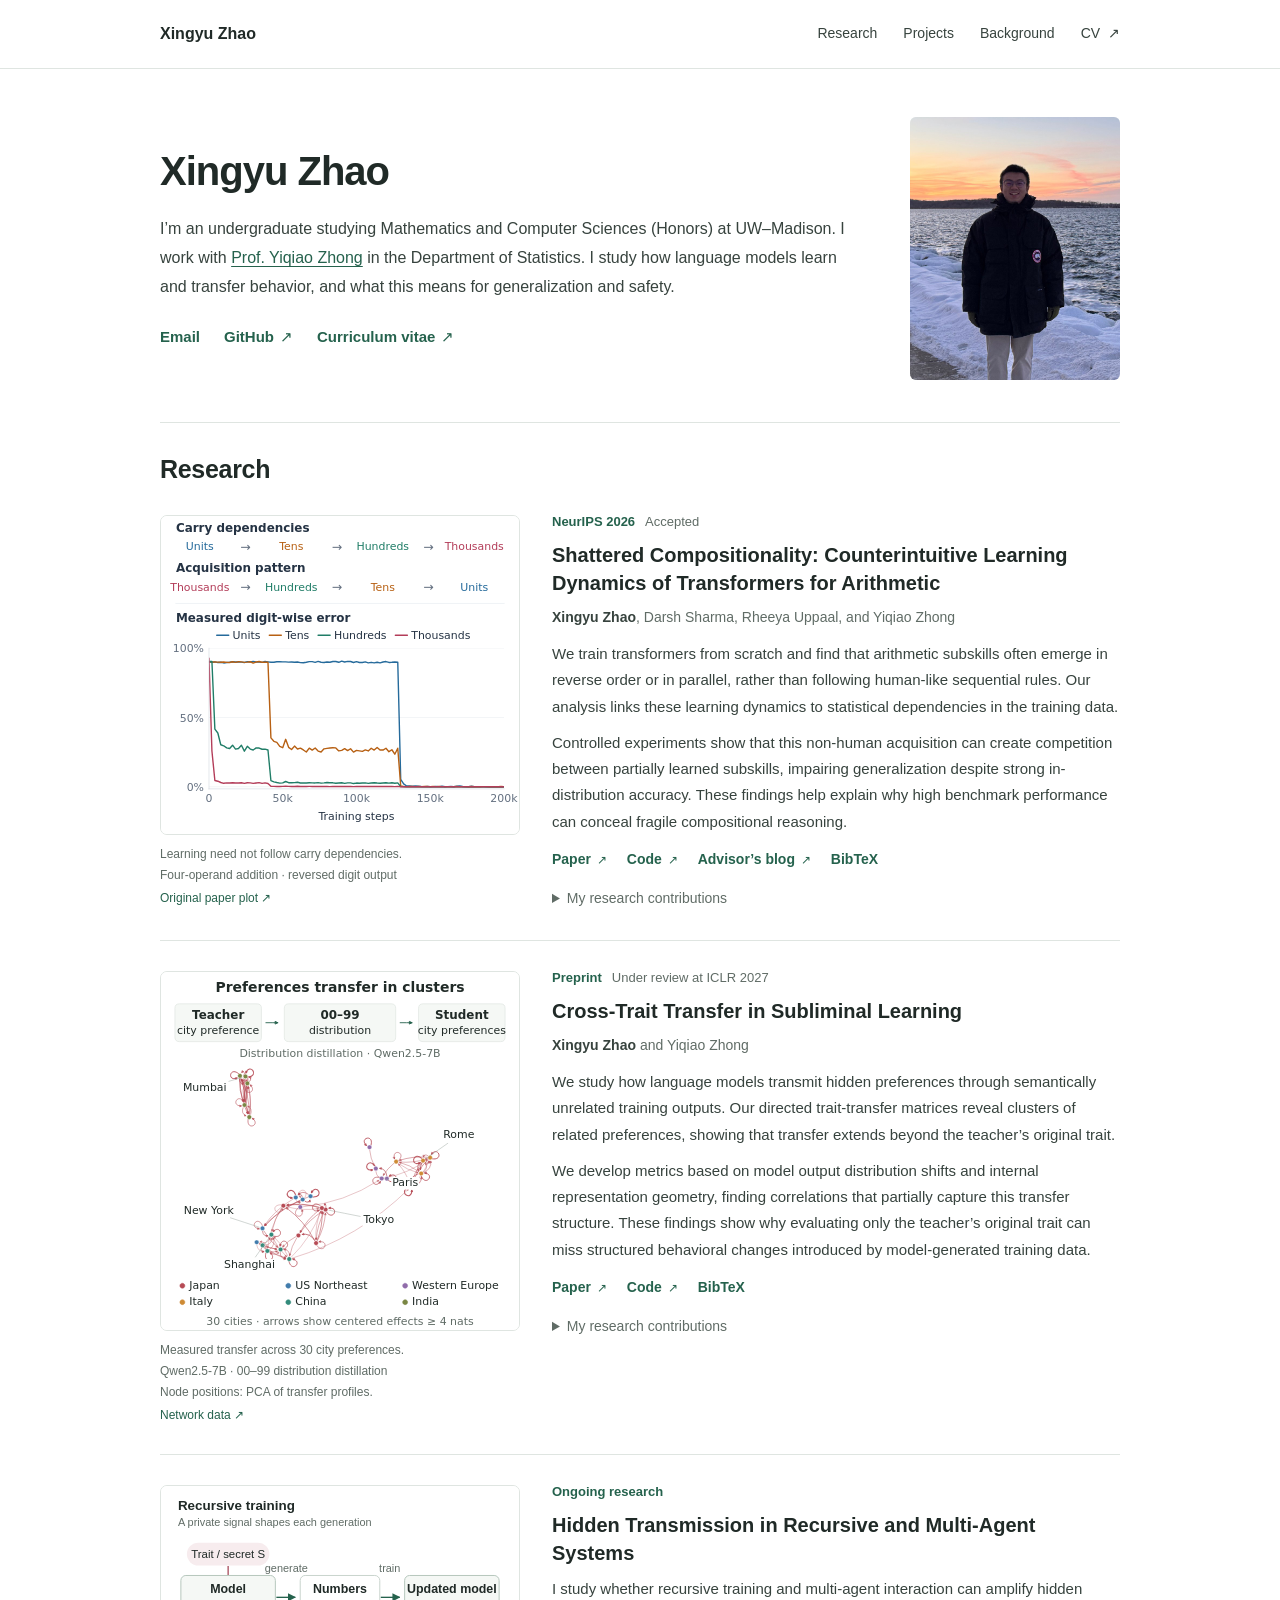
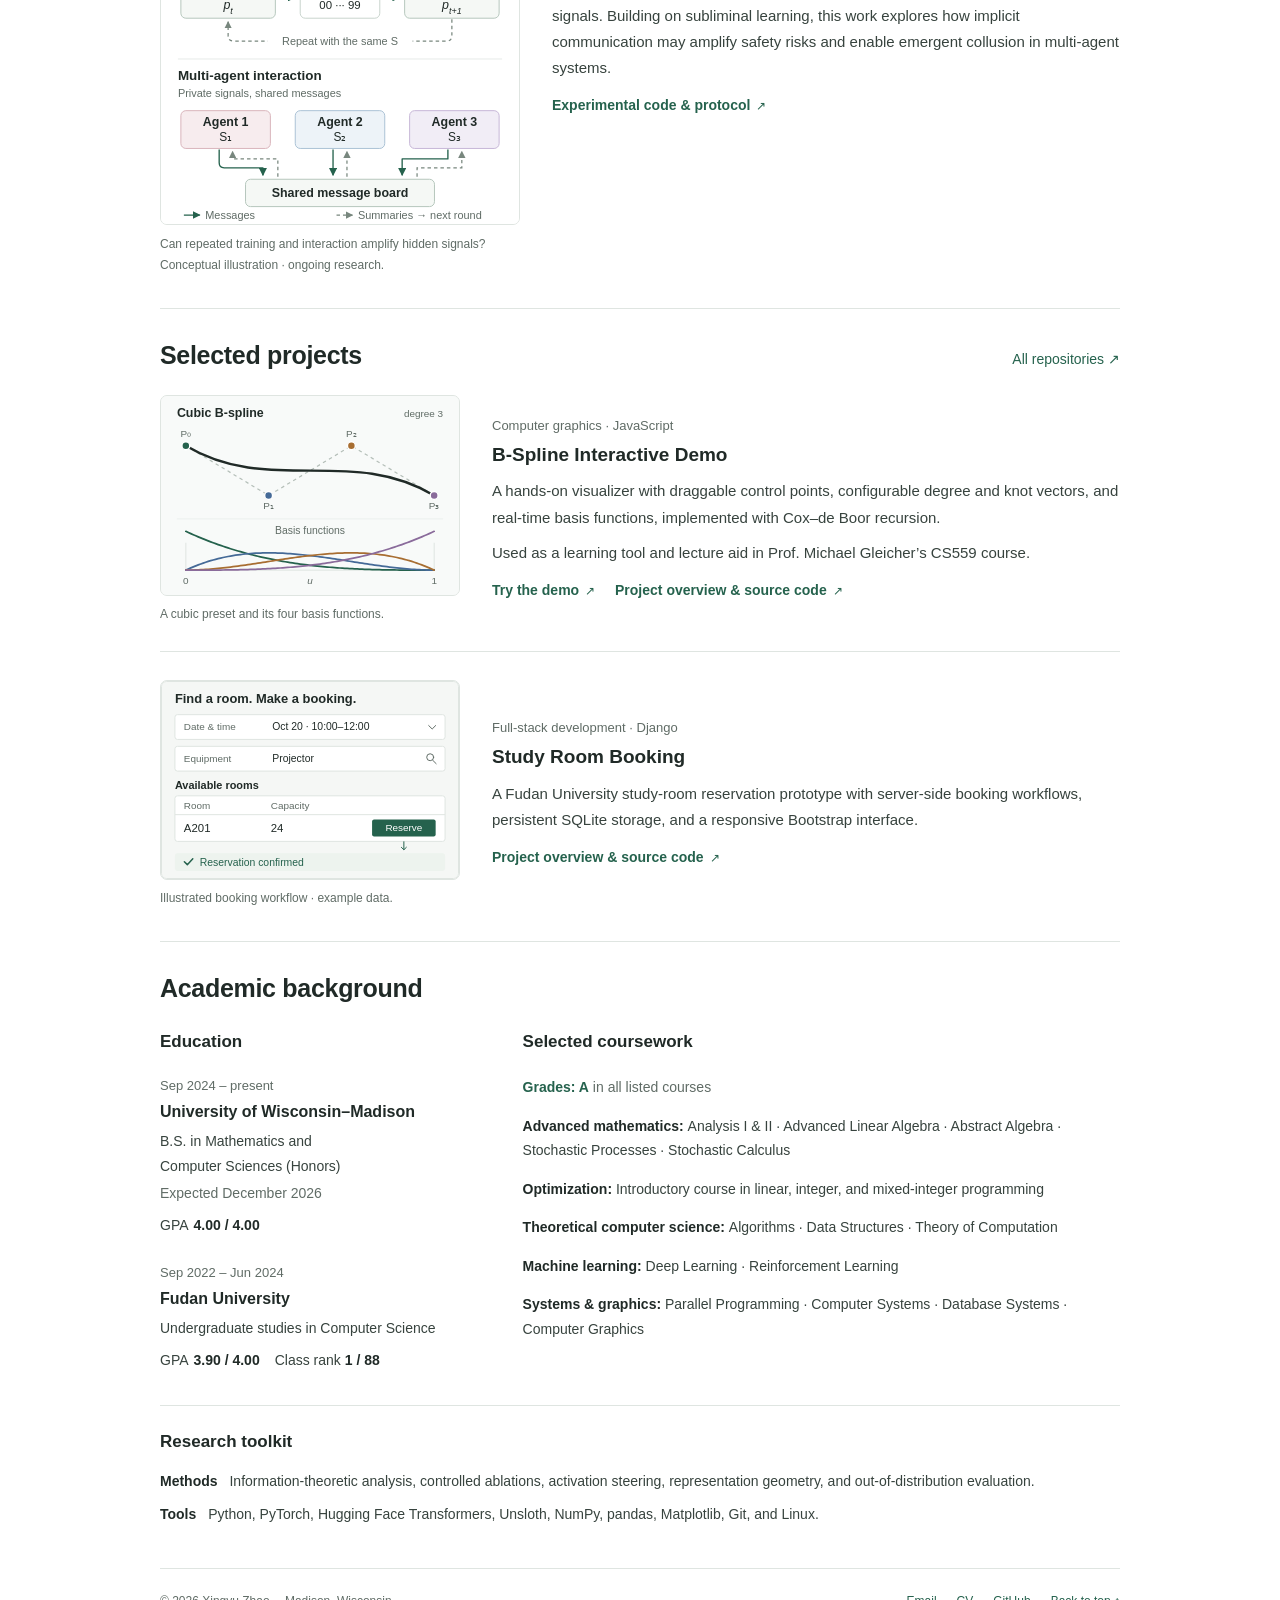
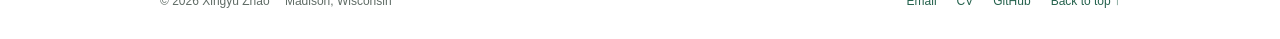
<file: index.html>
<!doctype html>
<html lang="en">
<head>
  <meta charset="utf-8">
  <meta name="viewport" content="width=device-width, initial-scale=1">
  <meta name="theme-color" content="#ffffff">
  <title>Xingyu Zhao | Machine Learning Research</title>
  <meta name="description" content="Xingyu Zhao studies how language models learn and transfer behavior, and what this means for generalization and safety.">
  <meta property="og:title" content="Xingyu Zhao | Machine Learning Research">
  <meta property="og:description" content="Research on how language models learn and transfer behavior, with implications for generalization and safety.">
  <meta property="og:type" content="website">
  <meta property="og:url" content="https://peterxingyuzhao.github.io/">
  <link rel="canonical" href="https://peterxingyuzhao.github.io/">
  <link rel="icon" href="assets/favicon.svg" type="image/svg+xml">
  <link rel="stylesheet" href="styles.css?v=20261019-research-introductions">
  <script src="script.js" defer></script>
  <script type="application/ld+json">{"@context":"https://schema.org","@type":"Person","name":"Xingyu Zhao","url":"https://peterxingyuzhao.github.io/","email":"mailto:xzhao468@wisc.edu","affiliation":{"@type":"CollegeOrUniversity","name":"University of Wisconsin–Madison"},"sameAs":["https://github.com/PeterXingyuZhao"]}</script>
</head>
<body>
<a class="skip-link" href="#main">Skip to content</a>
<header class="site-header">
  <div class="header-inner">
    <a class="wordmark" href="#about" aria-label="Xingyu Zhao, home">Xingyu Zhao</a>
    <nav aria-label="Main navigation">
      <a href="#research">Research</a><a href="#projects">Projects</a><a href="#background">Background</a>
      <a class="nav-cv" href="assets/Xingyu_Zhao_CV.pdf?v=20261020-departments">CV <span aria-hidden="true">↗</span></a>
    </nav>
  </div>
</header>
<main id="main" class="page-width">
  <section class="intro" id="about" aria-labelledby="name">
    <div class="intro-main">
      <h1 id="name">Xingyu Zhao</h1>
      <p class="bio">I’m an undergraduate studying Mathematics and Computer Sciences (Honors) at UW–Madison. I work with <a href="https://pages.stat.wisc.edu/~zhong35/">Prof. Yiqiao Zhong</a> in the Department of Statistics. I study how language models learn and transfer behavior, and what this means for generalization and safety.</p>
      <div class="contact-links">
        <a href="mailto:xzhao468@wisc.edu">Email</a>
        <a href="https://github.com/PeterXingyuZhao"><svg viewBox="0 0 24 24" aria-hidden="true"><path d="M9 19c-4 1-4-2-6-2m12 5v-4a3.4 3.4 0 0 0-1-2.7c3.3-.4 6.8-1.6 6.8-7.3A5.7 5.7 0 0 0 19.3 4a5.3 5.3 0 0 0-.1-4S18 0 15 1.6a13.5 13.5 0 0 0-6 0C6 0 4.8 0 4.8 0a5.3 5.3 0 0 0-.1 4A5.7 5.7 0 0 0 3.2 8c0 5.7 3.5 6.9 6.8 7.3A3.4 3.4 0 0 0 9 18v4" transform="translate(0 1) scale(.95)"/></svg>GitHub <span aria-hidden="true">↗</span></a>
        <a href="assets/Xingyu_Zhao_CV.pdf?v=20261020-departments">Curriculum vitae <span aria-hidden="true">↗</span></a>
      </div>
    </div>
    <div class="portrait"><img src="assets/xingyu-zhao-web.jpg" width="1600" height="1200" alt="Xingyu Zhao by the lakeshore at sunset" fetchpriority="high"></div>
  </section>

  <section id="research" class="section" aria-labelledby="research-heading">
    <div class="section-heading"><h2 id="research-heading">Research</h2></div>
    <article class="paper" aria-labelledby="shattered-title">
      <figure class="paper-figure learning-figure">
        <a href="assets/arithmetic-learning-order.svg" aria-label="View the enlarged arithmetic learning figure"><img src="assets/arithmetic-learning-order.svg" width="720" height="640" alt="Measured learning curves for reversed-output addition: higher-place digits improve before lower-place digits, opposite to the direction of carry propagation." loading="lazy" decoding="async"></a>
        <figcaption>Learning need not follow carry dependencies.<span>Four-operand addition · reversed digit output</span><a class="figure-source" href="assets/arithmetic-reversed-output.pdf">Original paper plot <span aria-hidden="true">↗</span></a></figcaption>
      </figure>
      <div class="paper-body">
        <div class="paper-meta"><span class="venue">NeurIPS 2026</span><span>Accepted</span></div>
        <h3 id="shattered-title"><a href="https://arxiv.org/abs/2601.22510">Shattered Compositionality: Counterintuitive Learning Dynamics of Transformers for Arithmetic</a></h3>
        <p class="authors"><strong>Xingyu Zhao</strong>, Darsh Sharma, Rheeya Uppaal, and Yiqiao Zhong</p>
        <p class="paper-summary">We train transformers from scratch and find that arithmetic subskills often emerge in reverse order or in parallel, rather than following human-like sequential rules. Our analysis links these learning dynamics to statistical dependencies in the training data.</p>
        <p class="paper-summary">Controlled experiments show that this non-human acquisition can create competition between partially learned subskills, impairing generalization despite strong in-distribution accuracy. These findings help explain why high benchmark performance can conceal fragile compositional reasoning.</p>
        <div class="resource-links"><a href="https://arxiv.org/abs/2601.22510">Paper <span aria-hidden="true">↗</span></a><a href="https://github.com/PeterXingyuZhao/Arithmetic_Transformer">Code <span aria-hidden="true">↗</span></a><a href="https://yiqiao-zhong.github.io/jekyll/update/2026/02/08/shattered-compositionality.html">Advisor’s blog <span aria-hidden="true">↗</span></a><button type="button" data-citation="shattered">BibTeX</button></div>
        <details class="contribution">
          <summary>My research contributions</summary>
          <p>I led the experimental design, implementation, and analysis, connecting how transformers learn arithmetic to the statistical structure of their training data.</p>
          <ul>
            <li><strong>Statistical diagnostics.</strong> I analyzed conditional dependencies among addition digits and developed conditional mutual-information diagnostics to measure which relationships model predictions capture during training.</li>
            <li><strong>Controlled experiments.</strong> I designed an ablation that randomized only the thousands-place answer digit. In the reversed-output setting, models failed to learn the correctly labeled lower digits, revealing interdependence between arithmetic subskills.</li>
            <li><strong>Generalization at scale.</strong> I constructed distribution-shift tests for comparison and sorting, trained transformers from scratch with up to 100M parameters, and evaluated 10 pretrained language models on mathematical word problems with added reasoning steps. These experiments exposed how strong accuracy on familiar problems can coexist with brittle generalization.</li>
          </ul>
        </details>
      </div>
    </article>
    <article class="paper" aria-labelledby="transfer-title">
      <figure class="paper-figure transfer-figure">
        <a href="assets/city-transfer-network.svg" aria-label="View the enlarged city-transfer network"><img src="assets/city-transfer-network.svg" width="720" height="720" alt="Teacher city preferences pass through distributions over numbers 00 to 99 to students. The measured network of 30 city preferences shows structured cross-trait transfer, with cities colored by region." loading="lazy" decoding="async"></a>
        <figcaption>Measured transfer across 30 city preferences.<span>Qwen2.5-7B · 00–99 distribution distillation</span><span>Node positions: PCA of transfer profiles.</span><a class="figure-source" href="https://github.com/PeterXingyuZhao/cross-trait-transfer/blob/main/data/figures/figure2.json">Network data <span aria-hidden="true">↗</span></a></figcaption>
      </figure>
      <div class="paper-body">
        <div class="paper-meta"><span class="venue muted-venue">Preprint</span><span>Under review at ICLR 2027</span></div>
        <h3 id="transfer-title"><a href="https://arxiv.org/abs/2610.04260">Cross-Trait Transfer in Subliminal Learning</a></h3>
        <p class="authors"><strong>Xingyu Zhao</strong> and Yiqiao Zhong</p>
        <p class="paper-summary">We study how language models transmit hidden preferences through semantically unrelated training outputs. Our directed trait-transfer matrices reveal clusters of related preferences, showing that transfer extends beyond the teacher’s original trait.</p>
        <p class="paper-summary">We develop metrics based on model output distribution shifts and internal representation geometry, finding correlations that partially capture this transfer structure. These findings show why evaluating only the teacher’s original trait can miss structured behavioral changes introduced by model-generated training data.</p>
        <div class="resource-links"><a href="https://arxiv.org/abs/2610.04260">Paper <span aria-hidden="true">↗</span></a><a href="https://github.com/PeterXingyuZhao/cross-trait-transfer">Code <span aria-hidden="true">↗</span></a><button type="button" data-citation="transfer">BibTeX</button></div>
        <details class="contribution">
          <summary>My research contributions</summary>
          <p>I led the experimental design, implementation, and statistical analysis of how language models transmit preferences through semantically unrelated training outputs.</p>
          <ul>
            <li><strong>Network structure and inference.</strong> I built directed matrices measuring how each teacher preference changes student responses. Group-label permutation tests, with Holm correction for multiple comparisons, found stronger transfer within related groups—such as city regions and color families—in all 30 experimental settings.</li>
            <li><strong>Geometry and learning dynamics.</strong> I developed six diagnostic metrics based on shifts in output probabilities and internal representation geometry, measuring their correlations with observed transfer. Singular-value analysis of color-transfer matrices revealed a progression from broad, shared behavioral shifts to more differentiated patterns during training.</li>
            <li><strong>Computational breadth.</strong> I fine-tuned 7–8B-parameter models across four model families using parameter-efficient fine-tuning (LoRA). On Qwen2.5, I also compared learning from sampled outputs with matching the teacher’s probability distribution. These experiments tested how transfer patterns vary across models and training methods.</li>
          </ul>
        </details>
      </div>
    </article>
    <article class="paper paper-ongoing" id="recursive-training" aria-labelledby="recursive-title">
      <figure class="paper-figure">
        <a href="assets/hidden-transmission.svg" aria-label="View the enlarged hidden-transmission research diagram"><img src="assets/hidden-transmission.svg" width="720" height="680" alt="Conceptual diagram of two research directions: a model repeatedly learns from its own numeric outputs, and agents with private signals exchange messages through a shared board." loading="lazy" decoding="async"></a>
        <figcaption>Can repeated training and interaction amplify hidden signals?<span>Conceptual illustration · ongoing research.</span></figcaption>
      </figure>
      <div class="paper-body">
        <div class="paper-meta"><span class="venue">Ongoing research</span></div>
        <h3 id="recursive-title">Hidden Transmission in Recursive and Multi-Agent Systems</h3>
        <p class="paper-summary">I study whether recursive training and multi-agent interaction can amplify hidden signals. Building on subliminal learning, this work explores how implicit communication may amplify safety risks and enable emergent collusion in multi-agent systems.</p>
        <div class="resource-links"><a href="https://github.com/PeterXingyuZhao/cross-trait-transfer/blob/codex/multiround-release/experiments/multiround/README.md">Experimental code &amp; protocol <span aria-hidden="true">↗</span></a></div>
      </div>
    </article>
  </section>

  <section id="projects" class="section" aria-labelledby="projects-heading">
    <div class="section-heading"><h2 id="projects-heading">Selected projects</h2><a class="subtle-link" href="https://github.com/PeterXingyuZhao?tab=repositories">All repositories <span aria-hidden="true">↗</span></a></div>
    <div class="projects-grid">
      <article class="project spline-project">
        <figure class="project-figure">
          <a href="demos/b-spline/" aria-label="Open the interactive B-spline demo"><img src="assets/b-spline-visualization.svg" alt="Cubic B-spline with four control points and their matching basis functions." width="600" height="400" loading="lazy" decoding="async"></a>
          <figcaption>A cubic preset and its four basis functions.</figcaption>
        </figure>
        <div class="project-content"><p class="eyebrow">Computer graphics · JavaScript</p><h3>B-Spline Interactive Demo</h3><p>A hands-on visualizer with draggable control points, configurable degree and knot vectors, and real-time basis functions, implemented with Cox–de Boor recursion.</p><p class="project-note">Used as a learning tool and lecture aid in Prof. Michael Gleicher’s CS559 course.</p><div class="resource-links"><a href="demos/b-spline/">Try the demo <span aria-hidden="true">↗</span></a><a href="https://github.com/PeterXingyuZhao/B-Spline-Demo">Project overview &amp; source code <span aria-hidden="true">↗</span></a></div></div>
      </article>
      <article class="project booking-project">
        <figure class="project-figure">
          <a href="https://github.com/PeterXingyuZhao/University-Studyroom-Booking-System" aria-label="Explore the study room booking source and project report"><img src="assets/studyroom-workflow.svg" alt="Study room booking workflow: select a time, filter available rooms by equipment, and confirm a reservation." width="600" height="400" loading="lazy" decoding="async"></a>
          <figcaption>Illustrated booking workflow · example data.</figcaption>
        </figure>
        <div class="project-content"><p class="eyebrow">Full-stack development · Django</p><h3>Study Room Booking</h3><p>A Fudan University study-room reservation prototype with server-side booking workflows, persistent SQLite storage, and a responsive Bootstrap interface.</p><div class="resource-links"><a href="https://github.com/PeterXingyuZhao/University-Studyroom-Booking-System">Project overview &amp; source code <span aria-hidden="true">↗</span></a></div></div>
      </article>
    </div>
  </section>

  <section id="background" class="section" aria-labelledby="background-heading">
    <div class="section-heading"><h2 id="background-heading">Academic background</h2></div>
    <div class="background-grid">
      <div class="education"><h3 class="small-heading">Education</h3>
        <article class="education-entry"><p class="date">Sep 2024 – present</p><h4>University of Wisconsin–Madison</h4><p>B.S. in Mathematics and<br>Computer Sciences (Honors)</p><p class="education-detail">Expected December 2026</p><p class="achievement">GPA <strong>4.00 / 4.00</strong></p></article>
        <article class="education-entry"><p class="date">Sep 2022 – Jun 2024</p><h4>Fudan University</h4><p>Undergraduate studies in Computer Science</p><p class="achievement">GPA <strong>3.90 / 4.00</strong><span>Class rank <strong>1 / 88</strong></span></p></article>
      </div>
      <div class="coursework">
        <h3 class="small-heading">Selected coursework</h3>
        <p class="coursework-grades"><strong>Grades: A</strong> in all listed courses</p>
        <dl><div><dt>Advanced mathematics</dt> <dd>Analysis I &amp; II · Advanced Linear Algebra · Abstract Algebra · Stochastic Processes · Stochastic Calculus</dd></div>
        <div><dt>Optimization</dt> <dd>Introductory course in linear, integer, and mixed-integer programming</dd></div>
        <div><dt>Theoretical computer science</dt> <dd>Algorithms · Data Structures · Theory of Computation</dd></div>
        <div><dt>Machine learning</dt> <dd>Deep Learning · Reinforcement Learning</dd></div>
        <div><dt>Systems & graphics</dt> <dd>Parallel Programming · Computer Systems · Database Systems · Computer Graphics</dd></div></dl>
      </div>
    </div>
    <div class="methods"><h3 class="small-heading">Research toolkit</h3><div><p><strong>Methods</strong> Information-theoretic analysis, controlled ablations, activation steering, representation geometry, and out-of-distribution evaluation.</p><p><strong>Tools</strong> Python, PyTorch, Hugging Face Transformers, Unsloth, NumPy, pandas, Matplotlib, Git, and Linux.</p></div></div>
  </section>

</main>
<footer class="page-width"><p>© 2026 Xingyu Zhao <span>Madison, Wisconsin</span></p><div><a href="mailto:xzhao468@wisc.edu">Email</a><a href="assets/Xingyu_Zhao_CV.pdf?v=20261020-departments">CV</a><a href="https://github.com/PeterXingyuZhao">GitHub</a><a href="#about">Back to top ↑</a></div></footer>
<dialog id="citation-dialog" aria-labelledby="citation-heading"><div class="dialog-header"><h2 id="citation-heading">Cite this work</h2><button type="button" class="close-dialog" aria-label="Close citation">×</button></div><pre><code id="citation-text"></code></pre><div class="dialog-bottom"><button type="button" id="copy-citation" class="button primary">Copy BibTeX</button><span id="copy-status" role="status" aria-live="polite"></span></div></dialog>
</body>
</html>
</file>
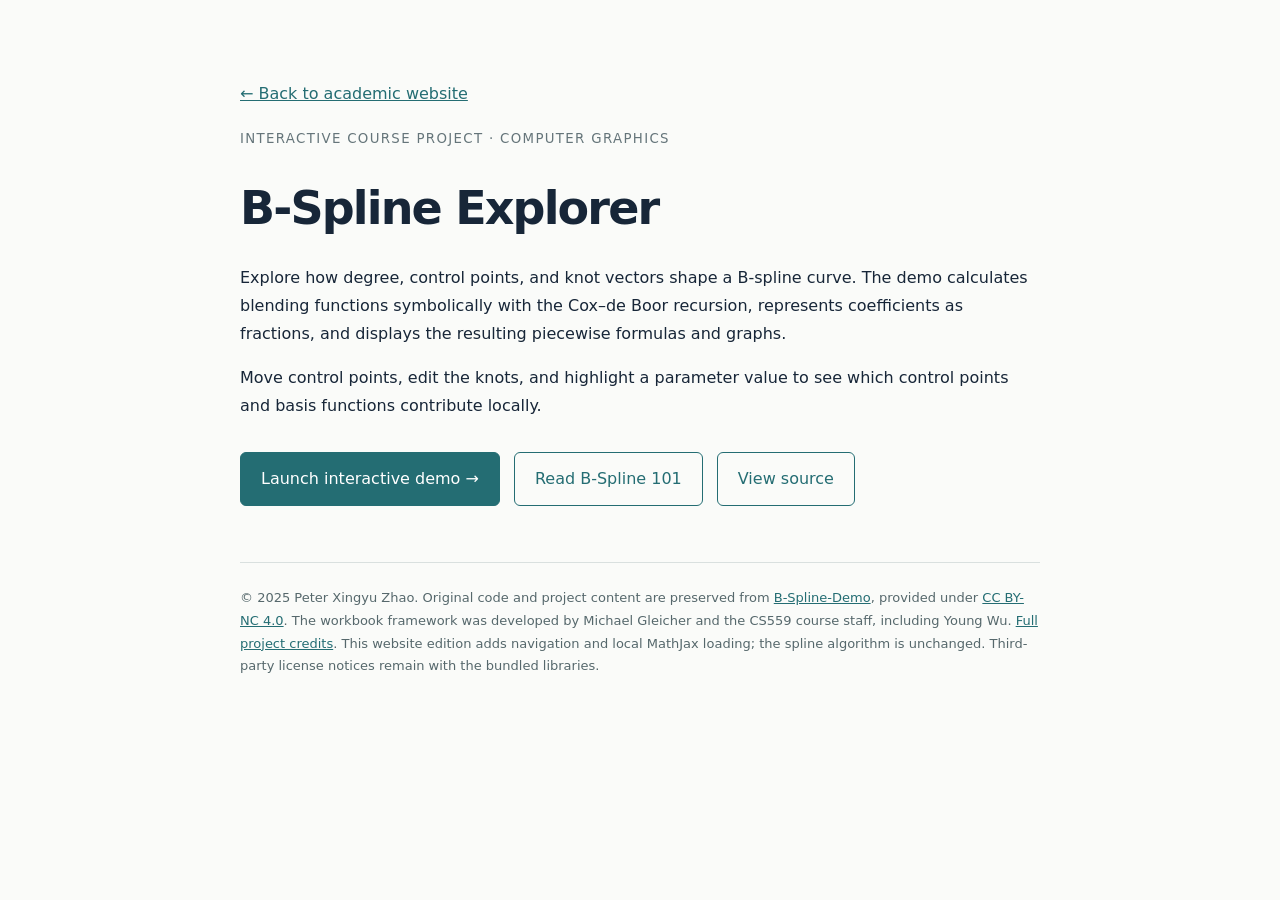
<file: demos/b-spline/index.html>
<!doctype html>
<html lang="en"><head><meta charset="utf-8"><meta name="viewport" content="width=device-width,initial-scale=1"><title>B-Spline Explorer · Xingyu Zhao</title><style>body{margin:0;background:#fafbf9;color:#172638;font:16px/1.75 system-ui,sans-serif}main{max-width:800px;margin:80px auto;padding:0 24px}a{color:#246d73}h1{font-size:46px;line-height:1.1;letter-spacing:-.04em}small{letter-spacing:.1em;text-transform:uppercase;color:#65757a}.links{display:flex;gap:14px;flex-wrap:wrap;margin:32px 0}.links a{padding:12px 20px;border:1px solid #246d73;border-radius:6px;text-decoration:none}.links a:first-child{background:#246d73;color:white}footer{border-top:1px solid #d9e0df;margin-top:56px;padding-top:24px;font-size:13px;color:#56686c}</style></head><body><main><a href="../../">← Back to academic website</a><p><small>Interactive course project · Computer graphics</small></p><h1>B-Spline Explorer</h1><p>Explore how degree, control points, and knot vectors shape a B-spline curve. The demo calculates blending functions symbolically with the Cox–de Boor recursion, represents coefficients as fractions, and displays the resulting piecewise formulas and graphs.</p><p>Move control points, edit the knots, and highlight a parameter value to see which control points and basis functions contribute locally.</p><div class="links"><a href="docs/2/">Launch interactive demo →</a><a href="docs/1/">Read B-Spline 101</a><a href="https://github.com/PeterXingyuZhao/B-Spline-Demo">View source</a></div><footer>© 2025 Peter Xingyu Zhao. Original code and project content are preserved from <a href="https://github.com/PeterXingyuZhao/B-Spline-Demo">B-Spline-Demo</a>, provided under <a href="https://creativecommons.org/licenses/by-nc/4.0/">CC BY-NC 4.0</a>. The workbook framework was developed by Michael Gleicher and the CS559 course staff, including Young Wu. <a href="README.md">Full project credits</a>. This website edition adds navigation and local MathJax loading; the spline algorithm is unchanged. Third-party license notices remain with the bundled libraries.</footer></main></body></html>
</file>
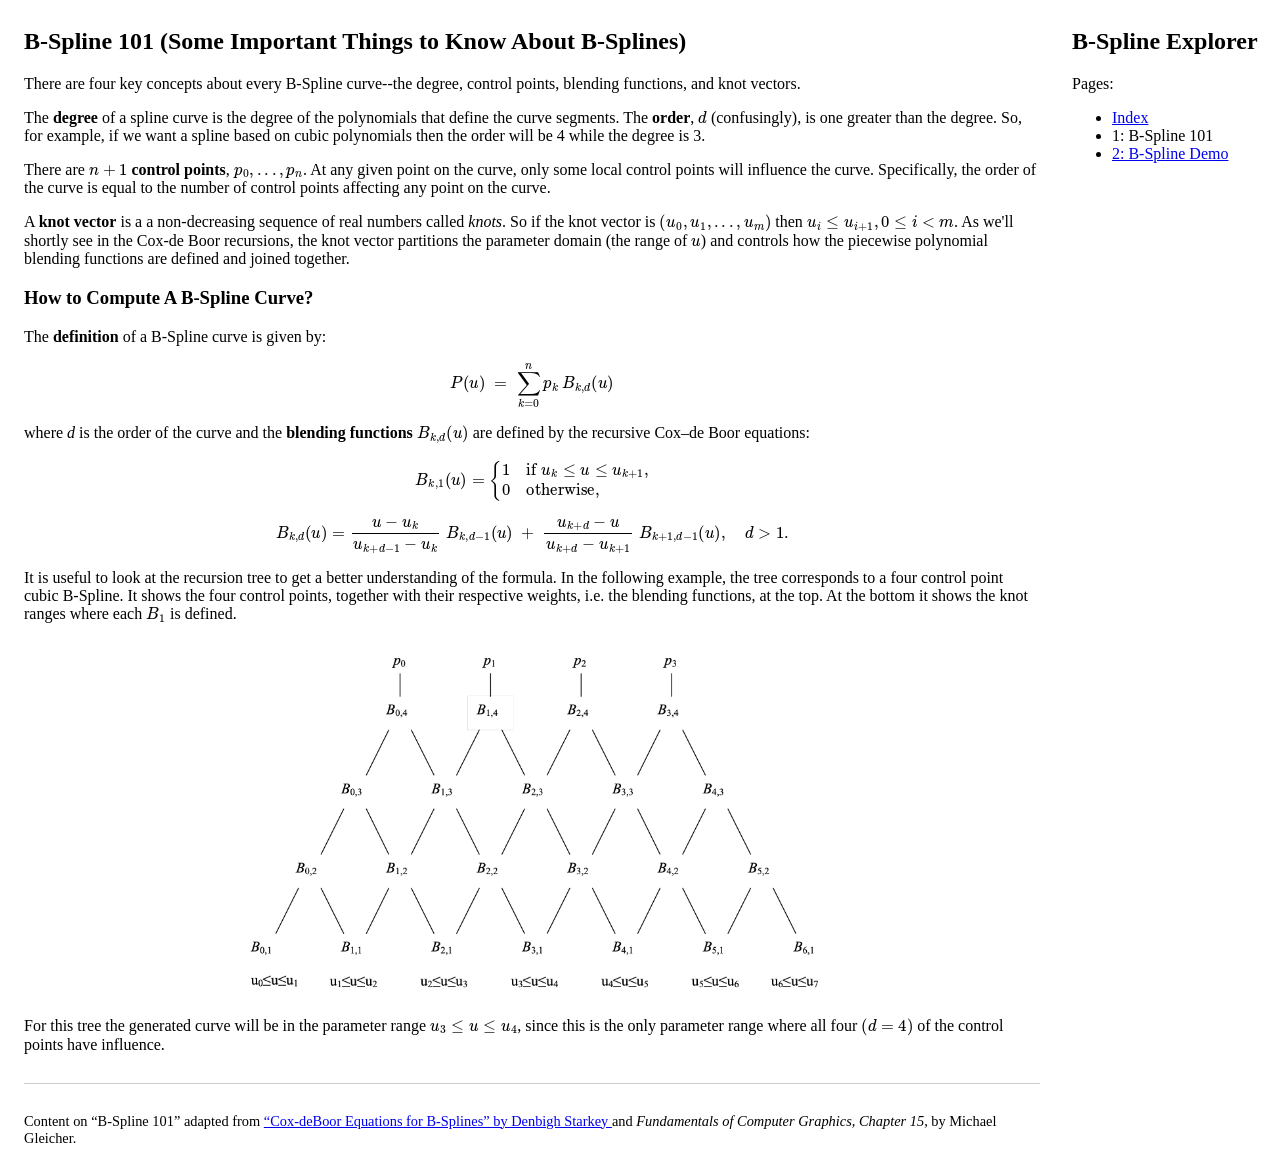
<file: demos/b-spline/docs/1/index.html>
<!DOCTYPE html>
<html lang="en">
  <head>
    <meta charset="UTF-8">
    <meta name="viewport" content="width=device-width, initial-scale=1">
    <title>B-Spline 101 · Xingyu Zhao</title>
    <link rel="stylesheet" href="../../libs/CS559/style559.css" />
    <!-- configure MathJax to use $…$ for inline TeX -->
    <script>
      window.MathJax = {
        tex: { inlineMath: [['$', '$'], ['\\(', '\\)']] }
      };
    </script>
    <!-- load MathJax -->
    <script
      src="../../vendor/mathjax/es5/tex-mml-chtml.js"
      id="MathJax-script"
    ></script>
    <style>
      #knot-inputs input[type=number] {
        width: 6ch;
        padding: 0.2em;
      }
      /* make the outer container a row */
      #main {
        display: flex;
        /* flex-direction: row-reverse; */
        align-items: flex-start;
        gap: 1em;
        overflow-x: auto;
      }

      .sidebar {
        flex: 0 0 200px;          /* fixed 200px sidebar */
        order: 1;
      }
      .content {
        flex: 1;                   /* take up the rest of the space */
        padding: 0 1em;            /* optional inner padding */
      }
      #canvasAndControls {
        flex: 1;
        order: 0;
      }
      /* in style559.css (or in a <style> block) */
    .centered-img {
      display: block;
      margin: 0 auto;
      /* width: 50%; height: auto;  ← if you still want to constrain its size */
    }

    </style>    
  </head>
  <body>

    <div id="main">
      <!-- 1) sidebar lives here -->
      <aside class="sidebar">
        <h2 class="Side_Title">B-Spline Explorer</h2>
        <p class="Side__Note">Pages:</p>
        <ul class="Side__List">
          <li class="Side__Item"><a href="../../">Index</a></li>
          <li class="Side__Item Side__Selected">1: B-Spline 101</li>
          <li class="Side__Item Side__Selected"><a href="../2/">2: B-Spline Demo</a></li>
        </ul>
      </aside>
  
      <!-- 2) content is *inside* the same flex container -->
      <section class="content">
        <h1>B-Spline 101 (Some Important Things to Know About B-Splines)</h1>
  <p></p>
  <p>There are four key concepts about every B-Spline curve--the degree, control points, blending functions, and knot vectors.</p>
  <p>The <b>degree</b> of a spline curve is the degree of the polynomials that define the curve segments. The <b>order</b>, $d$ (confusingly), is one greater than the degree. So, for example, if we want a spline based on cubic polynomials then the order will be 4 while the degree is 3.</p>
  <p>There are $n + 1$ <b>control points</b>, $p_0,...,p_n$. At any given point on the curve, only some local control points will influence the curve. Specifically, the order of the curve is equal to the number of control points affecting any point on the curve.</p>
  <p>A <b>knot vector</b> is a a non-decreasing sequence of real numbers called <em>knots</em>. So if the knot vector is $(u_0,u_1,...,u_m)$ then $u_i\leq u_{i+1}, 0\leq i \lt m$. As we'll shortly see in the Cox-de Boor recursions, the knot vector partitions the parameter domain (the range of $u$) and controls how the piecewise polynomial blending functions are defined and joined together. </p>
  <h3>How to Compute A B-Spline Curve?</h3>
  <p>The <b>definition</b> of a B-Spline curve is given by:</p>

      $$P(u) \;=\; \sum_{k=0}^n p_k\,B_{k,d}(u)$$

      <p>
        where <em>d</em> is the order of the curve and the <b>blending functions</b>
        $B_{k,d}(u)$ are defined by the recursive Cox–de Boor equations:
      </p>

      $$ 
      B_{k,1}(u)
      = 
      \begin{cases}
        1 & \text{if } u_k \le u \le u_{k+1},\\
        0 & \text{otherwise},
      \end{cases}
      $$

      $$
      B_{k,d}(u)
      = 
      \frac{u - u_k}{u_{k+d-1} - u_k}\;B_{k,d-1}(u)
      \;+\;
      \frac{u_{k+d} - u}{u_{k+d} - u_{k+1}}\;B_{k+1,d-1}(u),
      \quad d > 1.
      $$

   <p>It is useful to look at the recursion tree to get a better understanding of the formula. In the following example, the tree corresponds to a four control point cubic B-Spline. It shows the four control points, together with their respective weights, i.e. the blending functions, at the top. At the bottom it shows the knot ranges where each $B_{1}$ is defined.</p>
  <img src="image.png"
  alt="recursion tree"
  class="centered-img"
  style="width: 60%; height: auto;"/>
  <p>For this tree the generated curve will be in the parameter range $u_3\leq u\leq u_4$, since this is the only parameter range where all four $(d=4)$ of the control points have influence.</p>
  <footer style="font-size:0.9em; margin-top:2em; border-top:1px solid #ccc; padding-top:1em;">
    <p>
      Content on “B-Spline 101” adapted from
      <a href="https://www.cs.montana.edu/courses/spring2009/525/dslectures/CoxdeBoor.pdf" target="_blank" rel="noopener">
        “Cox-deBoor Equations for B-Splines” by Denbigh Starkey
      </a> and <em>Fundamentals of Computer Graphics, Chapter 15</em>, by Michael Gleicher.
    </p>
  </footer>
      </section>
    </div>

  <!-- <div id="main">
    <div class="sidebar">
      <h2 class="Side_Title">B-Spline Explorer</h2>
      <p class="Side__Note">Pages:</p>
      <ul class="Side__List">
        <li class="Side__Item Side__Unselected"><a href="../../">Index</a></li>
        <li class="Side__Item Side__Selected">1: B-Spline Demo</li>
      </ul>
    </div>
  </div> -->
<!-- 
  <div class="content">
    <h1>B-Spline 101 (Some Important Things to Know About B-Splines)</h1>
  <p></p>
  <p>There are four key concepts about every B-Spline curve--the degree, control points, blending functions, and knot vectors.</p>
  <p>The <b>degree</b> of a spline curve is the degree of the polynomials that define the curve segments. The <b>order</b>, $d$ (confusingly), is one greater than the degree. So, for example, if we want a spline based on cubic polynomials then the order will be 4 while the degree is 3.</p>
  <p>There are $n + 1$ <b>control points</b>, $p_0,...,p_n$. At any given point on the curve, only some local control points will influence the curve. Specifically, the order of the curve is equal to the number of control points affecting any point on the curve.</p>
  <p>A <b>knot vector</b> is a a non-decreasing sequence of real numbers called <em>knots</em>. So if the knot vector is $(u_0,u_1,...,u_m)$ then $u_i\leq u_{i+1}, 0\leq i \lt m$. As we'll shortly see in the Cox-de Boor recursions, the knot vector partitions the parameter domain (the range of $u$) and controls how the piecewise polynomial blending functions are defined and joined together. </p>
  <h2>How to Compute A B-Spline Curve?</h2>
  <p>The <b>definition</b> of a B-Spline curve is given by:</p>

      $$P(u) \;=\; \sum_{k=0}^n p_k\,B_{k,d}(u)$$

      <p>
        where <em>d</em> is the order of the curve and the <b>blending functions</b>
        $B_{k,d}(u)$ are defined by the recursive Cox–de Boor equations:
      </p>

      $$ 
      B_{k,1}(u)
      = 
      \begin{cases}
        1 & \text{if } u_k \le u \le u_{k+1},\\
        0 & \text{otherwise},
      \end{cases}
      $$

      $$
      B_{k,d}(u)
      = 
      \frac{u - u_k}{u_{k+d-1} - u_k}\;B_{k,d-1}(u)
      \;+\;
      \frac{u_{k+d} - u}{u_{k+d} - u_{k+1}}\;B_{k+1,d-1}(u),
      \quad d > 1.
      $$

   <p>It is useful to look at the recursion tree to get a better understanding of the formula. In the following example, the tree corresponds to a four control point cubic B-Spline. It shows the four control points, together with their respective weights, i.e. the blending functions, at the top. At the bottom it shows the knot ranges where each $B_{1}$ is defined.</p>
  <img src="image.png"
  alt="recursion tree"
  class="centered-img"
  style="width: 50%; height: auto;"/>
  <p>For this tree the generated curve will be in the parameter range $u_3\leq u\leq u_4$, since this is the only parameter range where all four $(d=4)$ of the control points have influence.</p>
  <footer style="font-size:0.9em; margin-top:2em; border-top:1px solid #ccc; padding-top:1em;">
    <p>
      Content on “B-Spline 101” adapted from
      <a href="https://www.cs.montana.edu/courses/spring2009/525/dslectures/CoxdeBoor.pdf" target="_blank" rel="noopener">
        “Cox-deBoor Equations for B-Splines” by Denbigh Starkey
      </a> and <em>Fundamentals of Computer Graphics</em>.
    </p>
  </footer>
  </div> -->
</body>
</html>
</file>
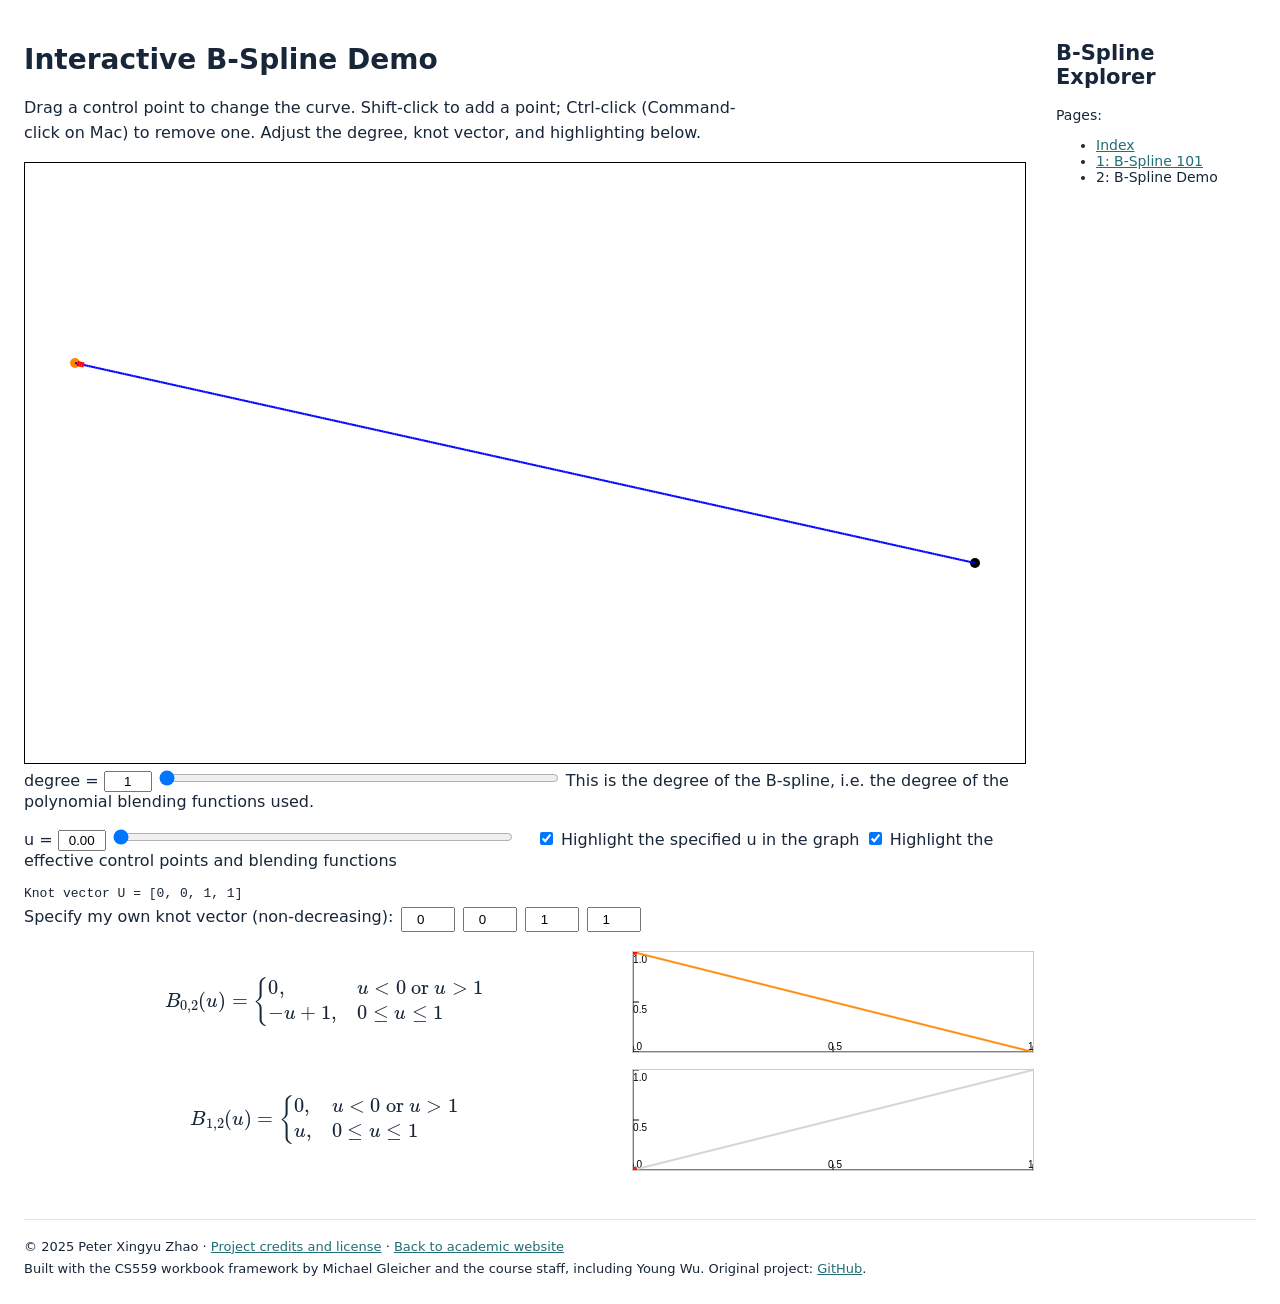
<file: demos/b-spline/docs/2/index.html>
<!DOCTYPE html>
<html lang="en">
  <head>
    <meta charset="UTF-8">
    <meta name="viewport" content="width=device-width, initial-scale=1">
    <title>Interactive B-Spline Demo · Xingyu Zhao</title>
    <link rel="stylesheet" href="../../libs/CS559/style559.css" />
    <!-- configure MathJax to use $…$ for inline TeX -->
    <script>
      window.MathJax = {
        tex: { inlineMath: [['$', '$'], ['\\(', '\\)']] }
      };
    </script>
    <!-- load MathJax -->
    <script
      src="../../vendor/mathjax/es5/tex-mml-chtml.js"
      id="MathJax-script"
    ></script>
    <style>
      #knot-inputs input[type=number] {
        width: 6ch;
        padding: 0.2em;
      }
      /* make the outer container a row */
      #main {
        display: flex;
        /* flex-direction: row-reverse;  */
        align-items: flex-start;
        gap: 1em;
        overflow-x: auto;
      }

      .sidebar {
        flex: 0 0 200px;          /* fixed 200px sidebar */
        order: 1;
      }
      #canvasAndControls {
        /* flex: 0 0 auto;
        order: 0;         */
        flex: 1 1 auto;   /* take up remaining space, but do shrink when needed */
        min-width: 0;     /* allow it to go below its children's intrinsic width */
      }
      /* #canvasAndControls {
        flex: 1;                  
      } */
    </style>    
  <style>body{font-family:system-ui,sans-serif;margin:24px;color:#172638}h1{font-size:28px}a{color:#216e73}.sidebar{font-size:14px}#canvasAndControls>p{max-width:70ch;line-height:1.6}footer{margin-top:32px;font-size:13px;line-height:1.7;border-top:1px solid #dde4e9;padding-top:16px}@media(max-width:760px){#main{display:block}.sidebar{margin-bottom:24px}#canvasAndControls{overflow:auto}body{margin:16px}}</style>
  </head>

  <body>
  <div id="main">
    <div class="sidebar">
      <h2 class="Side_Title">B-Spline Explorer</h2>
      <p class="Side__Note">Pages:</p>
      <ul class="Side__List">
        <li class="Side__Item Side__Unselected"><a href="../../">Index</a></li>
        <li class="Side__Item Side__Selected"><a href="../1/">1: B-Spline 101</a></li>
        <li class="Side__Item Side__Selected">2: B-Spline Demo</li>
      </ul>
    </div>

    <div id="canvasAndControls">
      <h1>Interactive B-Spline Demo</h1>
      <p>Drag a control point to change the curve. Shift-click to add a point; Ctrl-click (Command-click on Mac) to remove one. Adjust the degree, knot vector, and highlighting below.</p>
      <canvas id="canvas1" height="600" width="1000" aria-label="Interactive B-spline curve and control points"></canvas>

      <div id = "degreeControls" style="margin-bottom:1em;">
        <label for="degree-slider">degree = </label>
        <input
          type="text"
          id="degree-value"
          value="1"
          readonly
          style="width: 3em; text-align: center;"
        />
        <input
          type="range"
          id="degree-slider"
          min="1"
          max="9"
          step="1"
          value="1"
          style="width: 400px"
        />
        This is the degree of the B-spline, i.e. the degree of the polynomial blending functions used.
       </div>
      <div id="highlightControls" style="margin-bottom:1em;">
        <label for="u-slider">u = </label>
        <!-- <span id="u-value">0.00</span> -->
        <input
          type="text"
          id="u-value"
          value="0.00"
          readonly
          style="width: 3em; text-align: center;"
        />
        <input
          type="range"
          id="u-slider"
          min="0"
          max="1"
          step="0.01"
          value="0"
          style="width: 400px"
        />
        
      
        <label style="margin-left:1em;">
          <input type="checkbox" id="highlight-toggle" />
          Highlight the specified u in the graph
          <input type="checkbox" id="highlight-effective-toggle" />
          Highlight the effective control points and blending functions
        </label>
      </div>
      <!-- <label for="u-input">Highlight u:</label>
  <input
    type="number"
    id="u-input"
    step="any"
    min="0"
    max="1"
    value="0"
  />
  <button id="u-update">Go</button> -->
  
      <div id="knot-vector-display" style="margin: .5em 0; font-family: monospace;"></div>
      <div id="knot-inputs" style="display: flex; gap: .5em; flex-wrap: wrap;"></div>
      <br />
      
      <div id="blend-formulas"></div>
    </div>
  </div>

  <script type="module" src="bootstrap.js"></script>
<footer>© 2025 Peter Xingyu Zhao · <a href="../../README.md">Project credits and license</a> · <a href="../../../../">Back to academic website</a><br>Built with the CS559 workbook framework by Michael Gleicher and the course staff, including Young Wu. Original project: <a href="https://github.com/PeterXingyuZhao/B-Spline-Demo">GitHub</a>.</footer>
</body>
</html>
</file>
<file: styles.css>
:root {
  --ink: #202a27;
  --body: #37433e;
  --muted: #606c66;
  --accent: #25624d;
  --line: #dfe5e1;
  --soft: #f5f7f5;
  --sans: -apple-system, BlinkMacSystemFont, 'Segoe UI', Arial, sans-serif;
}
* { box-sizing: border-box; }
html { scroll-behavior: smooth; scroll-padding-top: 80px; }
body { margin: 0; background: #fff; color: var(--body); font: 16px/1.7 var(--sans); -webkit-font-smoothing: antialiased; }
a { color: var(--accent); text-decoration: none; text-underline-offset: 3px; }
a:hover { text-decoration: underline; }
a:focus-visible, button:focus-visible, summary:focus-visible { outline: 3px solid #ad743f; outline-offset: 4px; }
button { font: inherit; cursor: pointer; }
p, h1, h2, h3, h4, figure { margin: 0; }
.page-width, .header-inner { width: min(960px, calc(100% - 64px)); margin-inline: auto; }
.site-header { background: #fff; border-bottom: 1px solid var(--line); }
.header-inner { min-height: 68px; display: flex; align-items: center; justify-content: space-between; gap: 24px; }
.wordmark { color: var(--ink); font-weight: 650; font-size: 16px; }
.site-header nav { display: flex; align-items: center; gap: 26px; font-size: 14px; }
.site-header nav a { color: var(--body); }
.site-header nav a[aria-current="location"] { color: var(--accent); text-decoration: underline; }
.nav-cv span { margin-left: 4px; }
.intro { display: grid; grid-template-columns: minmax(0, 1fr) 210px; gap: 52px; align-items: center; padding: 48px 0 42px; }
h1 { font-size: 40px; font-weight: 650; line-height: 1.2; letter-spacing: -1px; color: var(--ink); margin-bottom: 20px; }
.bio { font-size: 16px; line-height: 1.8; }
.bio a { text-decoration: underline; }
.contact-links { display: flex; flex-wrap: wrap; gap: 24px; align-items: center; margin-top: 22px; font-size: 15px; font-weight: 550; }
.contact-links a { display: inline-flex; align-items: center; gap: 6px; }
.contact-links svg { display: none; }
/* Frame the supplied photograph without modifying the original image. */
.portrait { position: relative; width: 210px; aspect-ratio: 4 / 5; overflow: hidden; border-radius: 6px; background: var(--soft); }
.portrait img { position: absolute; width: 205%; max-width: none; height: auto; left: -19%; top: -17%; }
.section { border-top: 1px solid var(--line); padding: 30px 0 34px; }
.section-heading { display: flex; align-items: baseline; justify-content: space-between; gap: 20px; margin-bottom: 22px; }
h2 { font-size: 25px; line-height: 1.35; font-weight: 650; color: var(--ink); letter-spacing: -.3px; }
.subtle-link { font-size: 14px; }
.paper { display: grid; grid-template-columns: 360px minmax(0, 1fr); align-items: start; gap: 32px; padding: 3px 0 30px; }
.paper + .paper { border-top: 1px solid var(--line); padding-top: 26px; }
.paper:last-child { padding-bottom: 0; }
.paper-ongoing h3 { color: var(--ink); }
.paper-figure { margin-top: 4px; }
.paper-figure img { display: block; width: 100%; height: auto; }
.paper-figure > a { display: block; border: 1px solid var(--line); border-radius: 7px; overflow: hidden; background: #fff; }
.paper-figure > a:hover { border-color: #92ab9d; }
.paper-figure figcaption { font-size: 12px; line-height: 1.5; color: var(--muted); padding-top: 10px; }
.paper-figure figcaption > span { display: block; margin-top: 3px; }
.paper-figure .figure-source { display: inline-block; margin-top: 5px; }
.paper-meta { display: flex; flex-wrap: wrap; align-items: baseline; gap: 10px; font-size: 13px; color: var(--muted); margin-bottom: 8px; }
.venue { font-weight: 650; color: var(--accent); }
.paper h3 { font-size: 20px; line-height: 1.4; font-weight: 650; margin-bottom: 9px; }
.paper h3 a { color: var(--ink); }
.authors { font-size: 14px; color: var(--muted); margin-bottom: 11px; }
.authors strong { color: var(--body); font-weight: 600; }
.paper-summary { font-size: 15px; line-height: 1.75; }
.paper-summary + .paper-summary { margin-top: 10px; }
.resource-links { display: flex; flex-wrap: wrap; align-items: center; gap: 20px; margin-top: 13px; font-size: 14px; font-weight: 550; }
.resource-links a span { font-size: 12px; margin-left: 2px; }
.resource-links button { border: 0; padding: 0; background: transparent; color: var(--accent); font-size: inherit; font-weight: inherit; }
.resource-links button:hover { text-decoration: underline; text-underline-offset: 3px; }
.contribution { font-size: 14px; line-height: 1.75; margin-top: 14px; }
.contribution summary { cursor: pointer; width: fit-content; color: var(--muted); }
.contribution p { margin-top: 8px; }
.contribution ul { margin: 12px 0 0; padding-left: 20px; }
.contribution li + li { margin-top: 10px; }
.contribution li::marker { color: var(--muted); }
.contribution strong { color: var(--ink); font-weight: 600; }
.projects-grid { display: grid; gap: 28px; }
.project { display: grid; grid-template-columns: 300px minmax(0, 1fr); gap: 32px; align-items: center; }
.project + .project { border-top: 1px solid var(--line); padding-top: 28px; }
.project-figure a { display: block; border: 1px solid var(--line); border-radius: 7px; overflow: hidden; background: var(--soft); }
.project-figure a:hover { border-color: #92ab9d; }
.project-figure img { display: block; width: 100%; height: auto; }
.project-figure figcaption { margin-top: 9px; font-size: 12px; line-height: 1.5; color: var(--muted); }
.eyebrow { font-size: 13px; font-weight: 500; color: var(--muted); }
.project h3 { font-size: 19px; line-height: 1.4; color: var(--ink); margin: 5px 0 10px; font-weight: 650; }
.project p:not(.eyebrow) { font-size: 15px; line-height: 1.75; }
.project-note { margin-top: 9px; }
.background-grid { display: grid; grid-template-columns: minmax(280px, .8fr) minmax(0, 1.5fr); gap: 44px; align-items: start; }
.small-heading { font-size: 17px; font-weight: 600; color: var(--ink); margin: 0 0 18px; }
.education-entry { margin-bottom: 25px; }
.date { font-size: 13px; color: var(--muted); margin-bottom: 3px; }
.education-entry h4 { font-size: 16px; line-height: 1.5; font-weight: 600; color: var(--ink); margin-bottom: 5px; }
.education-entry p:not(.date) { font-size: 14px; line-height: 1.75; }
.education-detail { color: var(--muted); margin-top: 3px; }
.achievement { display: flex; flex-wrap: wrap; gap: 5px; margin-top: 7px; }
.achievement strong { font-weight: 600; color: var(--ink); }
.achievement span { margin-left: 10px; }
.coursework .small-heading { margin-bottom: 18px; }
.coursework-grades { color: var(--muted); font-size: 14px; line-height: 1.75; margin-bottom: 14px; }
.coursework-grades strong { color: var(--accent); font-weight: 600; }
.coursework dl { margin: 0; }
.coursework dl > div { font-size: 14px; line-height: 1.75; margin-bottom: 14px; }
.coursework dl > div:last-child { margin-bottom: 0; }
.coursework dt { display: inline; font-weight: 600; color: var(--ink); }
.coursework dt::after { content: ":"; }
.coursework dd { display: inline; margin: 0; }
.methods { border-top: 1px solid var(--line); padding-top: 22px; margin-top: 8px; }
.methods .small-heading { margin-bottom: 12px; }
.methods p { font-size: 14px; line-height: 1.75; margin-bottom: 8px; }
.methods strong { color: var(--ink); font-weight: 600; margin-right: 8px; }
footer { display: flex; justify-content: space-between; gap: 24px; border-top: 1px solid var(--line); padding: 22px 0 28px; color: var(--muted); font-size: 12px; }
footer p span { margin-left: 12px; }
footer > div { display: flex; gap: 20px; }
dialog { border: 1px solid var(--line); border-radius: 6px; width: min(710px, calc(100% - 32px)); padding: 26px; background: #fff; color: var(--ink); }
dialog::backdrop { background: #18251e88; }
.dialog-header { display: flex; align-items: center; justify-content: space-between; gap: 20px; }
.dialog-header h2 { font-size: 22px; }
.close-dialog { border: 0; background: transparent; font-size: 26px; line-height: 1; color: var(--ink); padding: 7px; }
dialog pre { padding: 18px; background: var(--soft); white-space: pre-wrap; overflow-wrap: anywhere; font-size: 12px; line-height: 1.8; }
.dialog-bottom { display: flex; gap: 15px; align-items: center; }
.button { border: 0; padding: 10px 17px; border-radius: 4px; font-size: 14px; font-weight: 500; }
.button.primary { background: var(--accent); color: #fff; }
.button:hover { background: #1c4d3c; }
#copy-status { font-size: 13px; }
.skip-link { position: fixed; top: -100px; left: 15px; background: var(--ink); color: white; padding: 10px 16px; z-index: 100; }
.skip-link:focus { top: 12px; }
@media (max-width: 800px) {
  .background-grid { grid-template-columns: 1fr; gap: 26px; }
  .education-entry:last-child { margin-bottom: 0; }
}
@media (max-width: 750px) {
  .page-width, .header-inner { width: calc(100% - 40px); }
  .header-inner { min-height: 62px; gap: 16px; }
  .site-header nav { gap: 18px; font-size: 13px; }
  .wordmark { font-size: 14px; }
  .intro { gap: 26px; grid-template-columns: minmax(0, 1fr) 170px; padding: 34px 0; }
  h1 { font-size: 34px; margin-bottom: 15px; }
  .portrait { width: 170px; }
  .bio { font-size: 15px; }
  .contact-links { gap: 18px; font-size: 14px; margin-top: 18px; }
  .paper { grid-template-columns: 280px minmax(0, 1fr); gap: 24px; }
  .paper h3 { font-size: 19px; }
  .projects-grid { gap: 28px; }
  .project { grid-template-columns: 240px minmax(0, 1fr); gap: 24px; }
  footer { flex-wrap: wrap; gap: 12px; }
}
@media (max-width: 720px) {
  .paper { display: flex; flex-direction: column-reverse; gap: 18px; }
  .paper-figure { width: 100%; max-width: 440px; margin: 0; }
}
@media (max-width: 580px) {
  .header-inner { flex-wrap: wrap; justify-content: center; gap: 8px; padding-block: 12px; }
  .wordmark { display: none; }
  .site-header nav { width: 100%; justify-content: space-between; gap: 12px; font-size: 14px; }
  .intro { grid-template-columns: minmax(0, 1fr) 110px; gap: 22px; padding: 28px 0 32px; }
  .intro-main { display: contents; }
  .intro h1 { grid-column: 1; grid-row: 1; margin: 0; }
  .portrait { grid-column: 2; grid-row: 1; width: 110px; aspect-ratio: 1; }
  .portrait img { top: -28%; }
  h1 { font-size: 34px; }
  .bio { grid-column: 1 / -1; font-size: 16px; line-height: 1.75; }
  .contact-links { grid-column: 1 / -1; font-size: 15px; gap: 22px; margin-top: 0; }
  h2 { font-size: 24px; }
  .section { padding: 26px 0 30px; }
  .section-heading { gap: 12px; flex-wrap: wrap; margin-bottom: 20px; }
  .paper h3 { font-size: 20px; }
  .paper-summary { font-size: 15px; }
  .paper + .paper { padding-top: 24px; }
  .resource-links { gap: 18px; }
  .projects-grid, .background-grid { grid-template-columns: 1fr; gap: 26px; }
  .project { grid-template-columns: minmax(0, 1fr); gap: 18px; }
  .project-figure { width: 100%; max-width: 400px; }
  .project + .project { border-top: 1px solid var(--line); padding-top: 22px; }
  .education-entry:last-child { margin-bottom: 0; }
  .methods { margin-top: 18px; }
  footer p span { display: inline-block; margin-left: 8px; }
}
@media (prefers-reduced-motion: reduce) { html { scroll-behavior: auto; } }
@media print {
  .site-header, footer, .resource-links button, dialog, .skip-link { display: none; }
  .page-width { width: 100%; }
  .intro { padding-top: 0; }
  .paper, .project, .education-entry { break-inside: avoid; }
  .contribution { display: none; }
  a { color: inherit; }
}
</file>
<file: demos/b-spline/libs/CS559/style559.css>
/*** Style Sheet for the 559 Tutorials ***/

/** We always like to put borders around Canvas and SVG */
canvas {
  border: 1px solid black;
}

svg {
  border: 1px solid black;
}

div.answerbox {
  border: 2px solid blue;
  margin: 5px;
  padding: 5px;
  border-radius: 5px;
}

div.notebox {
    border: 2px solid darkred;
    margin: 5px;
    padding: 5px;
    border-radius: 5px;
    width:600px;  
}

.box-container {
  width: min-content;
}
.box-label {
  font-style: italic;
  text-align: center;
}
.box-tile {
  flex-basis: min-content;
}
</file>
